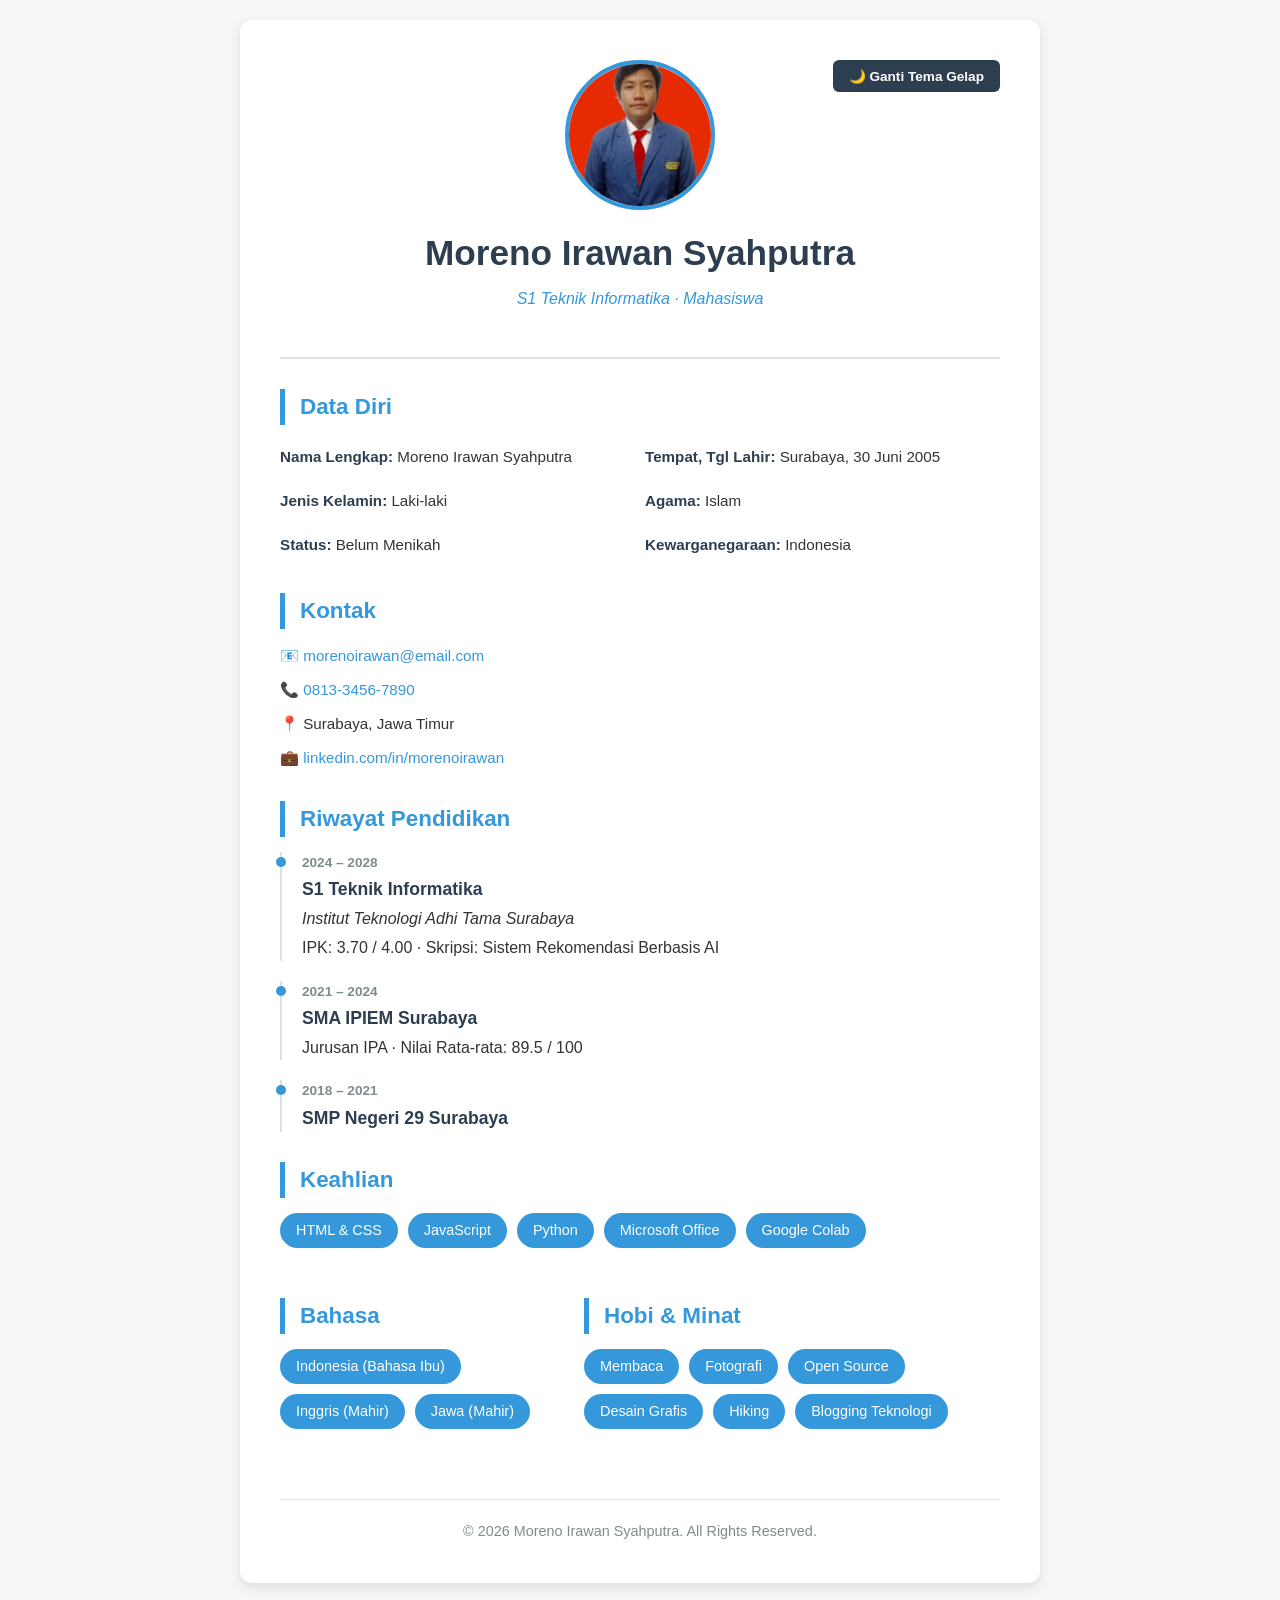
<file: index.html>
<!DOCTYPE html>
<html lang="id">
<head>
    <meta charset="UTF-8">
    <meta name="viewport" content="width=device-width, initial-scale=1.0">
    <title>Daftar Riwayat Hidup – Moreno Irawan Syahputra</title>
    <link rel="stylesheet" href="style.css">
</head>
<body>

    <div class="container">
        <header>
            <button id="btn-mode" class="theme-btn">🌙 Ganti Tema Gelap</button>
            
            <div class="photo-wrapper">
                <img src="moreno_3x4 (1).jpg" alt="Foto Profil" class="profile-img" id="profile-photo">
            </div>

            <h1>Moreno Irawan Syahputra</h1>
            <p class="subtitle">S1 Teknik Informatika · Mahasiswa</p>
        </header>

        <main>
            
            <section>
                <h2>Data Diri</h2>
                <div class="info-grid">
                    <p><strong>Nama Lengkap:</strong> Moreno Irawan Syahputra</p>
                    <p><strong>Tempat, Tgl Lahir:</strong> Surabaya, 30 Juni 2005</p>
                    <p><strong>Jenis Kelamin:</strong> Laki-laki</p>
                    <p><strong>Agama:</strong> Islam</p>
                    <p><strong>Status:</strong> Belum Menikah</p>
                    <p><strong>Kewarganegaraan:</strong> Indonesia</p>
                </div>
            </section>

            
            <section>
                <h2>Kontak</h2>
                <ul class="contact-list">
                    <li>📧 <a href="mailto:morenoirawan@email.com">morenoirawan@email.com</a></li>
                    <li>📞 <a href="tel:081334567890">0813-3456-7890</a></li>
                    <li>📍 Surabaya, Jawa Timur</li>
                    <li>💼 <a href="https://linkedin.com/in/morenoirawan" target="_blank">linkedin.com/in/morenoirawan</a></li>
                </ul>
            </section>

            <section class="timeline">
                <h2>Riwayat Pendidikan</h2>
                
                <div class="timeline-item">
                    <div class="date">2024 – 2028</div>
                    <h3>S1 Teknik Informatika</h3>
                    <p class="institution">Institut Teknologi Adhi Tama Surabaya</p>
                    <p>IPK: 3.70 / 4.00 · Skripsi: Sistem Rekomendasi Berbasis AI</p>
                </div>

                <div class="timeline-item">
                    <div class="date">2021 – 2024</div>
                    <h3>SMA IPIEM Surabaya</h3>
                    <p>Jurusan IPA · Nilai Rata-rata: 89.5 / 100</p>
                </div>

                <div class="timeline-item">
                    <div class="date">2018 – 2021</div>
                    <h3>SMP Negeri 29 Surabaya</h3>
                </div>
            </section>

            
            <section>
                <h2>Keahlian</h2>
                <ul class="tag-list">
                    <li>HTML & CSS</li>
                    <li>JavaScript</li>
                    <li>Python</li>
                    <li>Microsoft Office</li>
                    <li>Google Colab</li>
                </ul>
            </section>

            <!-- Kolom Ganda: Bahasa & Hobi -->
            <div class="two-columns">
                <section>
                    <h2>Bahasa</h2>
                    <ul class="tag-list">
                        <li>Indonesia (Bahasa Ibu)</li>
                        <li>Inggris (Mahir)</li>
                        <li>Jawa (Mahir)</li>
                    </ul>
                </section>

                <section>
                    <h2>Hobi & Minat</h2>
                    <ul class="tag-list">
                        <li>Membaca</li>
                        <li>Fotografi</li>
                        <li>Open Source</li>
                        <li>Desain Grafis</li>
                        <li>Hiking</li>
                        <li>Blogging Teknologi</li>
                    </ul>
                </section>
            </div>
        </main>

        <footer>
            <p>© 2026 Moreno Irawan Syahputra. All Rights Reserved.</p>
        </footer>
    </div>

    <script src="script.js"></script>
</body>
</html>
</file>
<file: style.css>
* {
    margin: 0;
    padding: 0;
    box-sizing: border-box;
}

:root {
    --bg-color: #f4f7f6;
    --card-bg: #ffffff;
    --text-color: #333333;
    --primary-color: #2c3e50;
    --accent-color: #3498db;
    --secondary-text: #7f8c8d;
    --shadow: 0 4px 12px rgba(0,0,0,0.1);
    --border-color: #e0e0e0;
}

/* Gaya Tema Gelap */
body.dark-mode {
    --bg-color: #1a1a1a;
    --card-bg: #2c2c2c;
    --text-color: #e0e0e0;
    --primary-color: #ecf0f1;
    --accent-color: #5dade2;
    --secondary-text: #bdc3c7;
    --shadow: 0 4px 12px rgba(0,0,0,0.3);
    --border-color: #444444;
}

body {
    font-family: 'Segoe UI', Tahoma, Geneva, Verdana, sans-serif;
    background-color: var(--bg-color);
    color: var(--text-color);
    line-height: 1.6;
    padding: 20px;
    transition: background-color 0.3s ease, color 0.3s ease;
}

.container {
    max-width: 800px;
    margin: 0 auto;
    background-color: var(--card-bg);
    padding: 40px;
    border-radius: 12px;
    box-shadow: var(--shadow);
    transition: background-color 0.3s ease, box-shadow 0.3s ease;
}

header {
    text-align: center;
    border-bottom: 2px solid var(--border-color);
    padding-bottom: 30px;
    margin-bottom: 30px;
    position: relative;
}

.photo-wrapper {
    width: 150px;
    height: 150px;
    margin: 0 auto 15px;
    border-radius: 50%;
    background-color: var(--border-color);
    overflow: hidden;
    border: 4px solid var(--accent-color);
    display: flex;
    align-items: center;
    justify-content: center;
    color: var(--secondary-text);
    font-size: 0.8rem;
    text-align: center;
}

.profile-img {
    width: 100%;
    height: 100%;
    object-fit: cover;
    display: none; 
}

.profile-img[src]:not([src=""]) {
    display: block; 
}

.photo-wrapper:has(.profile-img[src=""])::after {
    content: "Masukkan Foto Disini";
    font-size: 0.8rem;
    color: var(--secondary-text);
}

h1 {
    color: var(--primary-color);
    font-size: 2.2rem;
    margin-bottom: 5px;
    font-weight: 700;
}

.subtitle {
    font-style: italic;
    color: var(--accent-color);
    font-size: 1rem;
    margin-bottom: 15px;
}

h2 {
    color: var(--accent-color);
    border-left: 5px solid var(--accent-color);
    padding-left: 15px;
    margin: 30px 0 15px;
    font-size: 1.4rem;
}

section {
    margin-bottom: 20px;
}

.info-grid {
    display: grid;
    grid-template-columns: repeat(auto-fit, minmax(250px, 1fr));
    gap: 10px;
}

.info-grid p {
    margin: 5px 0;
    font-size: 0.95rem;
}

.info-grid strong {
    color: var(--primary-color);
}

.contact-list {
    list-style-type: none;
}

.contact-list li {
    margin-bottom: 10px;
    font-size: 0.95rem;
}

.contact-list a {
    color: var(--accent-color);
    text-decoration: none;
    font-weight: 500;
}

.contact-list a:hover {
    text-decoration: underline;
}

.timeline-item {
    margin-bottom: 20px;
    padding-left: 20px;
    border-left: 2px solid var(--border-color);
    position: relative;
}

.timeline-item::before {
    content: '';
    position: absolute;
    left: -6px;
    top: 5px;
    width: 10px;
    height: 10px;
    border-radius: 50%;
    background: var(--accent-color);
}

.timeline-item .date {
    font-weight: bold;
    color: var(--secondary-text);
    font-size: 0.85rem;
    margin-bottom: 2px;
}

.timeline-item h3 {
    font-size: 1.1rem;
    color: var(--primary-color);
    margin-bottom: 2px;
}

.timeline-item .institution {
    font-style: italic;
    margin-bottom: 4px;
}

/* Tags (Keahlian & Hobi) */
.tag-list {
    display: flex;
    flex-wrap: wrap;
    gap: 10px;
    list-style: none;
}

.tag-list li {
    background-color: var(--accent-color);
    color: white;
    padding: 6px 16px;
    border-radius: 20px;
    font-size: 0.9rem;
    transition: transform 0.2s;
}

.tag-list li:hover {
    transform: scale(1.1);
    cursor: default;
}

.two-columns {
    display: flex;
    gap: 40px;
}

.col {
    flex: 1;
}

footer {
    margin-top: 50px;
    text-align: center;
    border-top: 1px solid var(--border-color);
    padding-top: 20px;
    font-size: 0.9rem;
    color: var(--secondary-text);
}

.theme-btn {
    position: absolute;
    top: 0;
    right: 0;
    background-color: var(--primary-color);
    color: white;
    border: none;
    padding: 8px 16px;
    border-radius: 6px;
    cursor: pointer;
    font-size: 0.85rem;
    font-weight: bold;
    transition: opacity 0.2s;
}

.theme-btn:hover {
    opacity: 0.85;
}

@media (max-width: 600px) {
    .container {
        padding: 20px;
    }
    
    .two-columns {
        flex-direction: column;
        gap: 0;
    }
    
    h1 {
        font-size: 1.8rem;
    }

    .theme-btn {
        position: relative;
        top: auto;
        right: auto;
        margin-bottom: 10px;
        width: 100%;
    }
}
</file>
